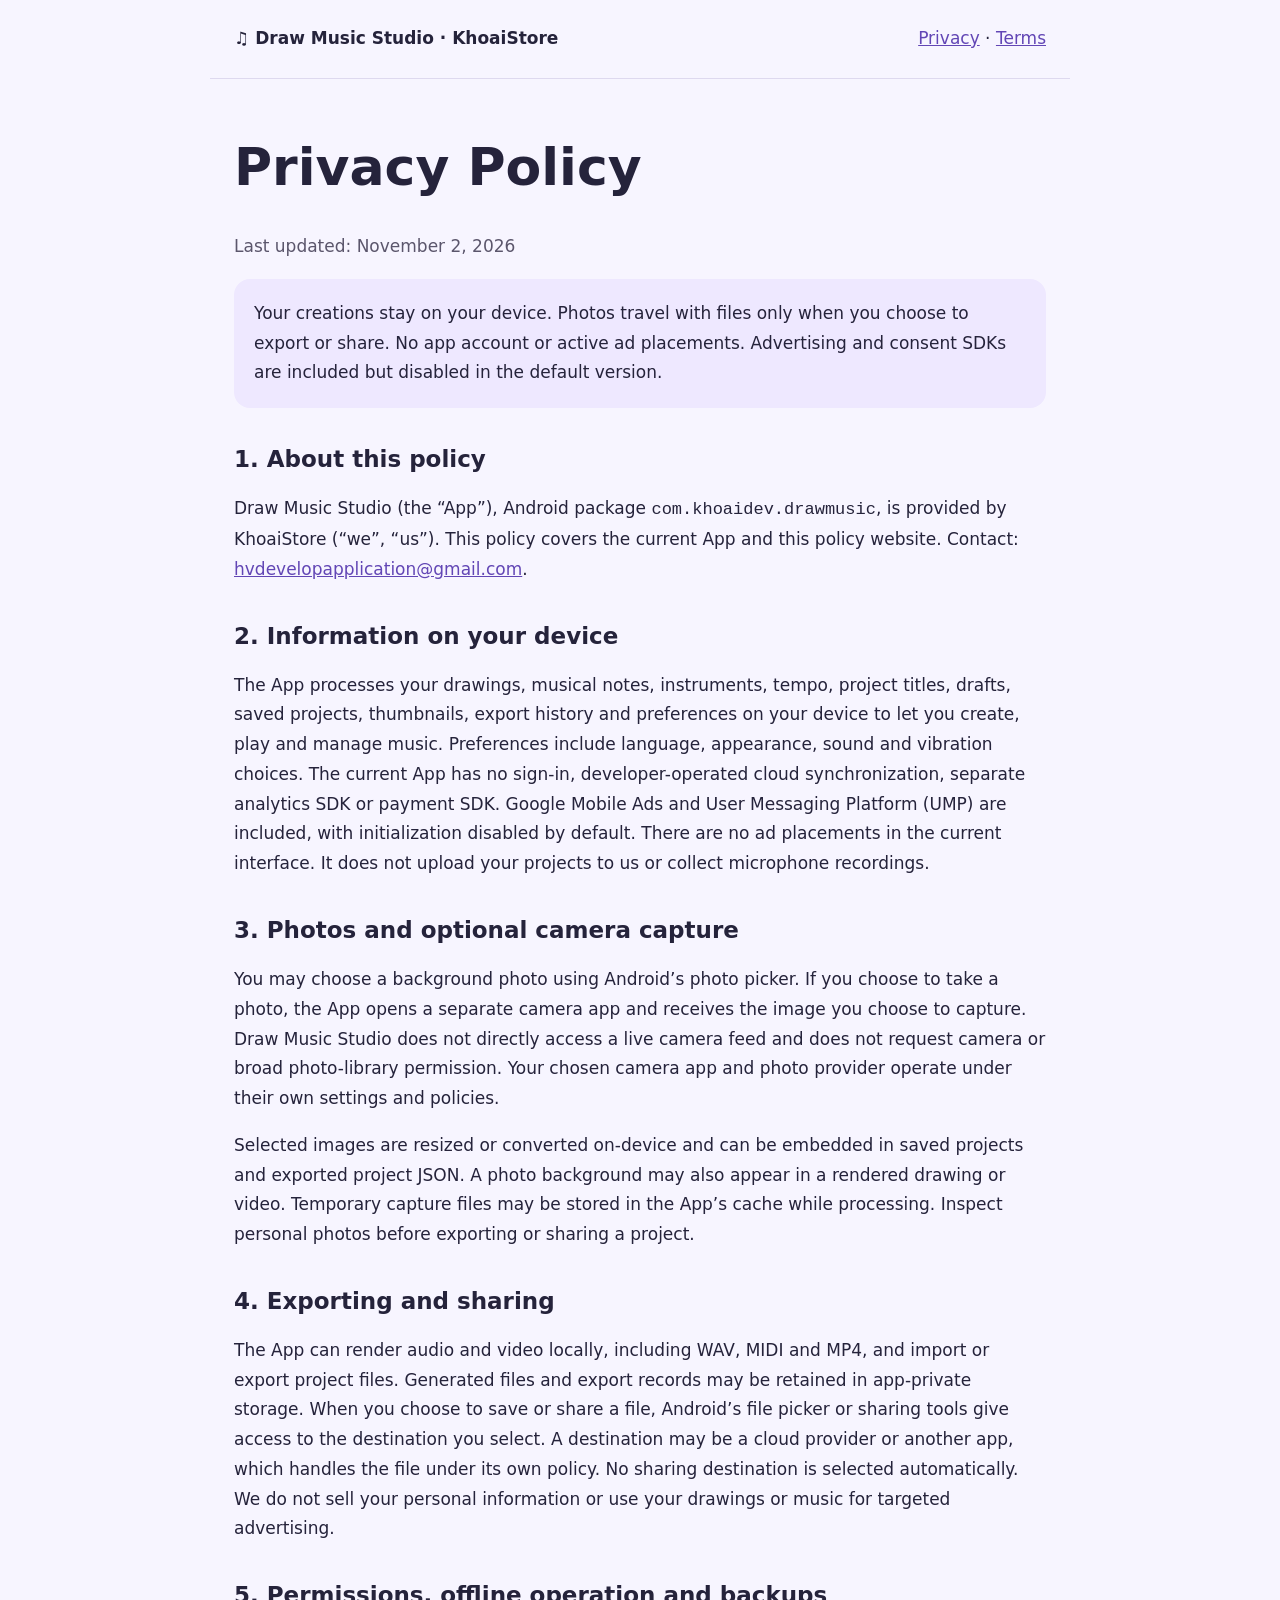
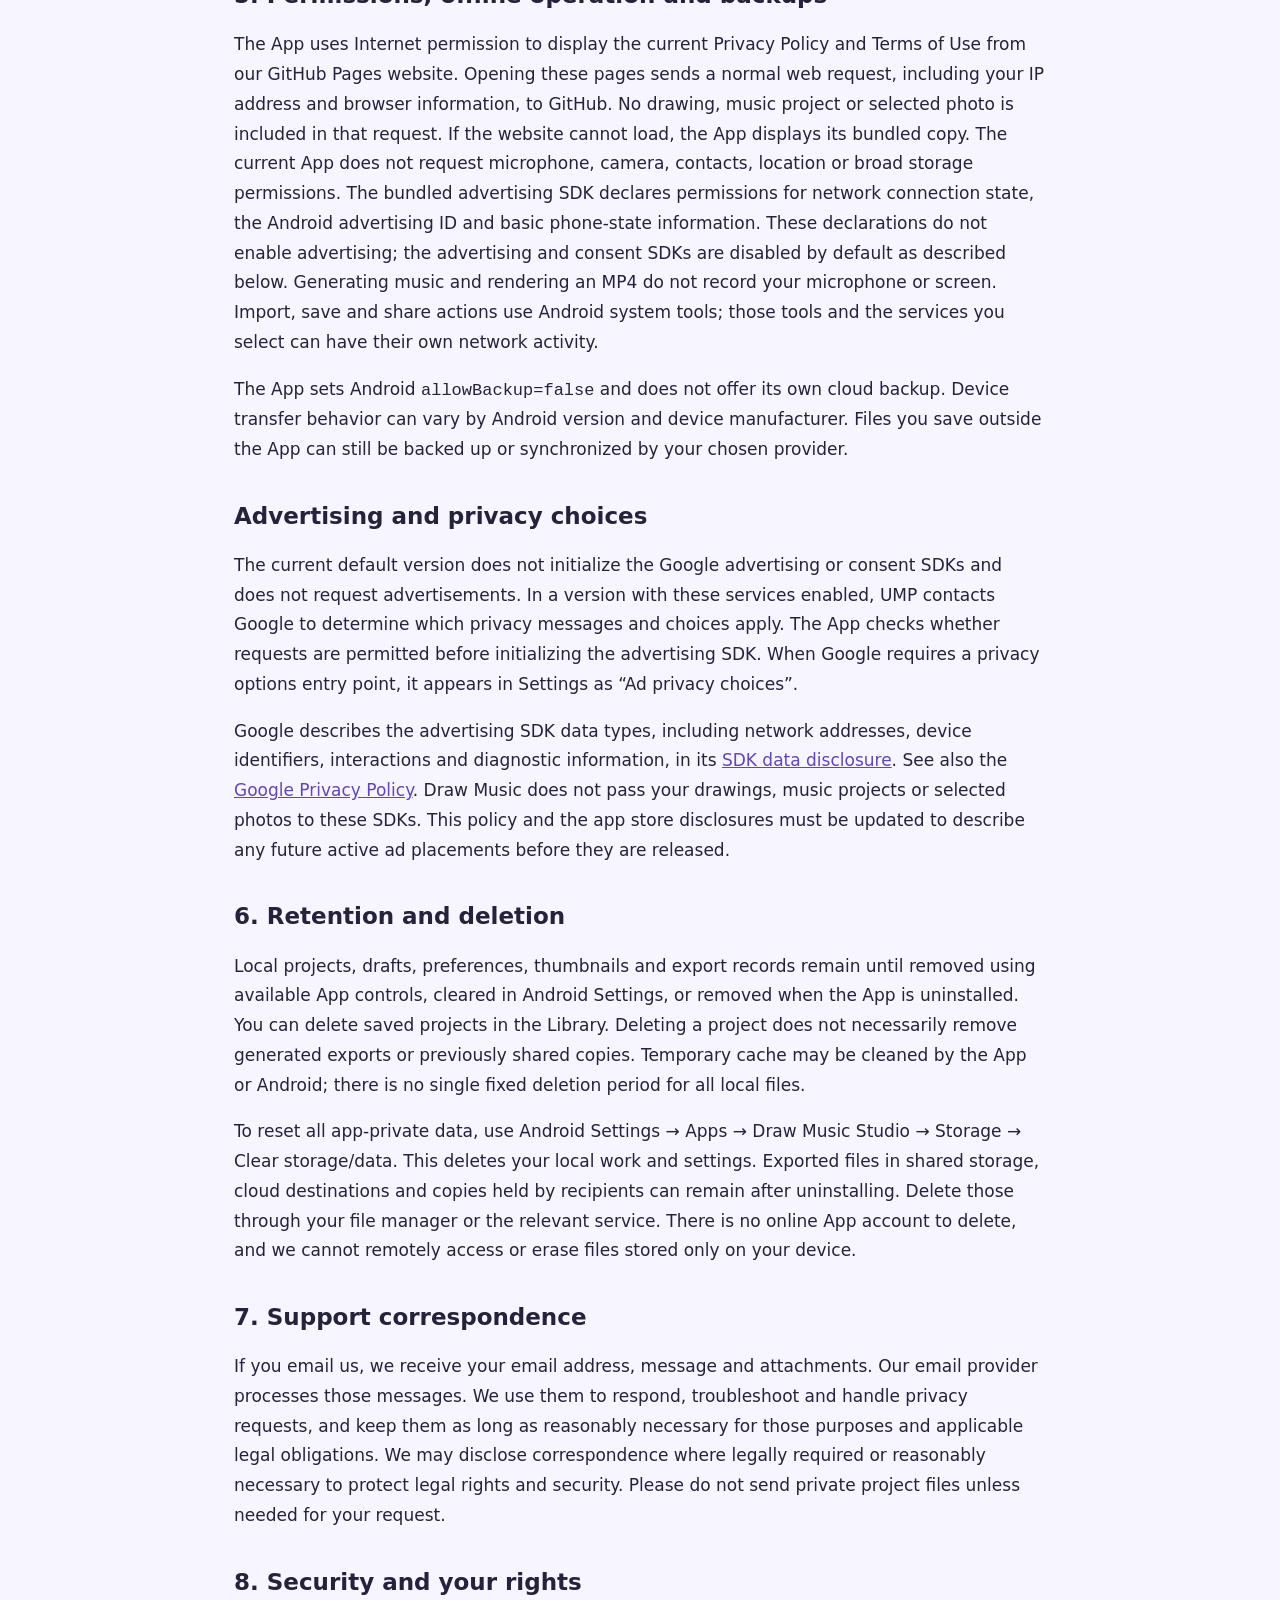
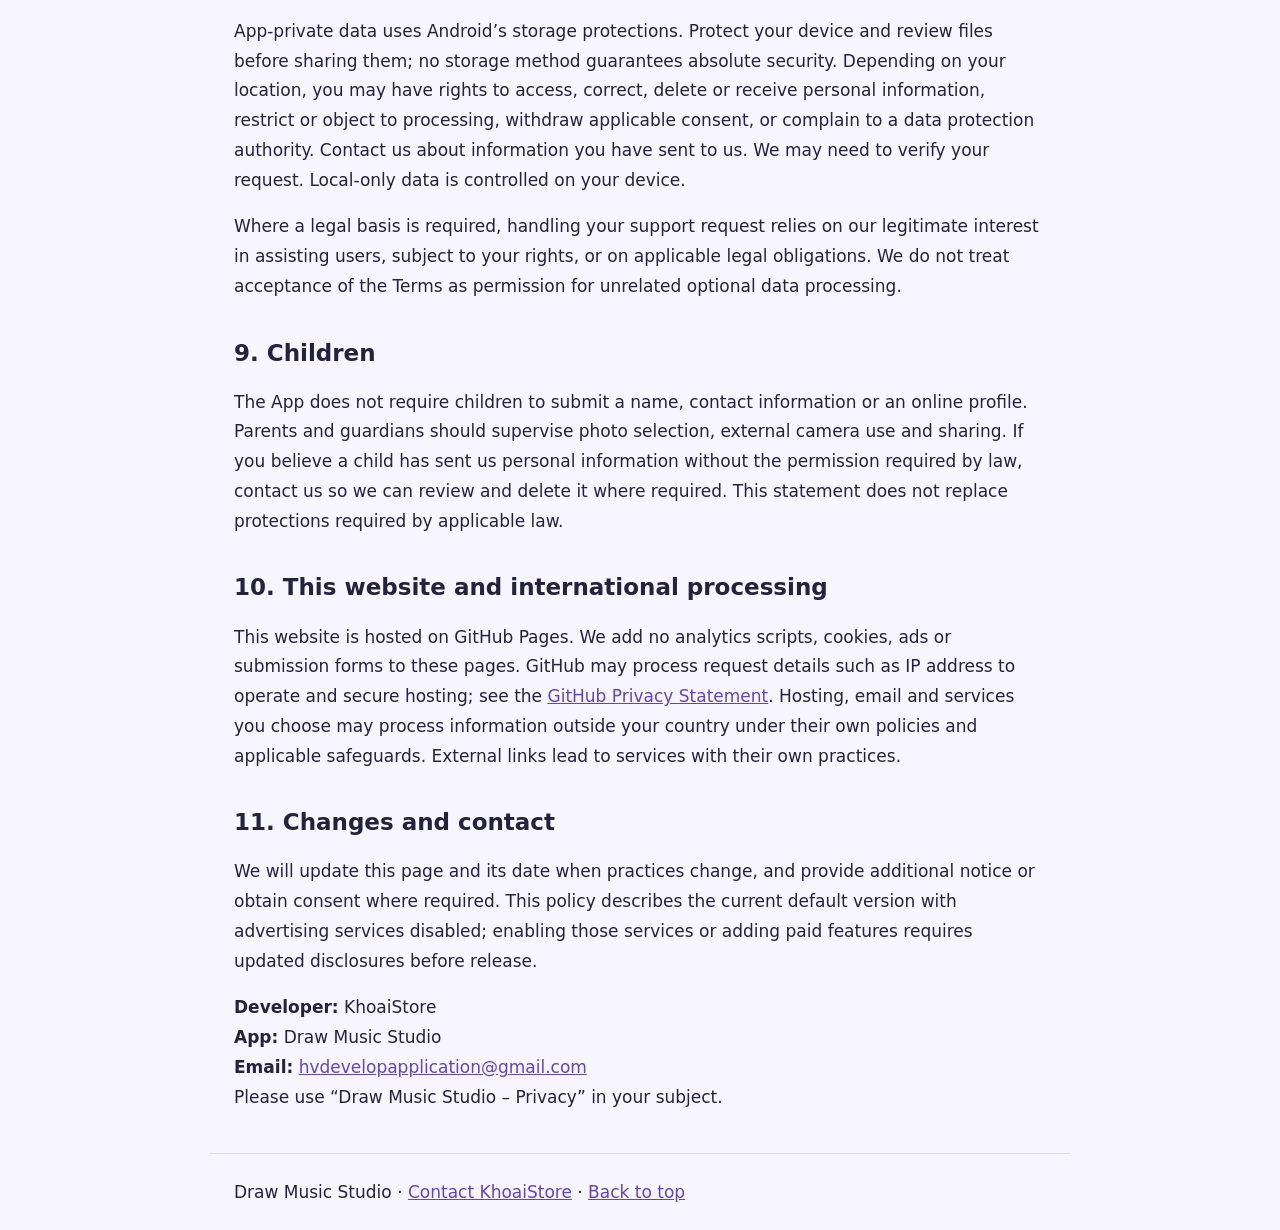
<file: index.html>
<!doctype html>
<html lang="en"><head><meta charset="utf-8"><meta name="viewport" content="width=device-width,initial-scale=1"><meta name="description" content="Privacy Policy for Draw Music Studio by KhoaiStore"><title>Privacy Policy · Draw Music Studio</title><link rel="stylesheet" href="styles.css"></head>
<body><header><strong>♫ Draw Music Studio · KhoaiStore</strong><nav><a href="index.html">Privacy</a> · <a href="terms.html">Terms</a></nav>
</header>
<main id="main"><h1>Privacy Policy</h1><p class="lead">Last updated: <time datetime="2026-11-02">November 2, 2026</time></p><aside class="summary">Your creations stay on your device. Photos travel with files only when you choose to export or share. No app account or active ad placements. Advertising and consent SDKs are included but disabled in the default version.</aside>
<section id="section-1"><h2>1. About this policy</h2><p>Draw Music Studio (the “App”), Android package <code>com.khoaidev.drawmusic</code>, is provided by KhoaiStore (“we”, “us”). This policy covers the current App and this policy website. Contact: <a href="mailto:hvdevelopapplication@gmail.com">hvdevelopapplication@gmail.com</a>.</p></section>
<section id="section-2"><h2>2. Information on your device</h2><p>The App processes your drawings, musical notes, instruments, tempo, project titles, drafts, saved projects, thumbnails, export history and preferences on your device to let you create, play and manage music. Preferences include language, appearance, sound and vibration choices. The current App has no sign-in, developer-operated cloud synchronization, separate analytics SDK or payment SDK. Google Mobile Ads and User Messaging Platform (UMP) are included, with initialization disabled by default. There are no ad placements in the current interface. It does not upload your projects to us or collect microphone recordings.</p></section>
<section id="section-3"><h2>3. Photos and optional camera capture</h2><p>You may choose a background photo using Android’s photo picker. If you choose to take a photo, the App opens a separate camera app and receives the image you choose to capture. Draw Music Studio does not directly access a live camera feed and does not request camera or broad photo-library permission. Your chosen camera app and photo provider operate under their own settings and policies.</p><p>Selected images are resized or converted on-device and can be embedded in saved projects and exported project JSON. A photo background may also appear in a rendered drawing or video. Temporary capture files may be stored in the App’s cache while processing. Inspect personal photos before exporting or sharing a project.</p></section>
<section id="section-4"><h2>4. Exporting and sharing</h2><p>The App can render audio and video locally, including WAV, MIDI and MP4, and import or export project files. Generated files and export records may be retained in app-private storage. When you choose to save or share a file, Android’s file picker or sharing tools give access to the destination you select. A destination may be a cloud provider or another app, which handles the file under its own policy. No sharing destination is selected automatically. We do not sell your personal information or use your drawings or music for targeted advertising.</p></section>
<section id="section-5"><h2>5. Permissions, offline operation and backups</h2><p>The App uses Internet permission to display the current Privacy Policy and Terms of Use from our GitHub Pages website. Opening these pages sends a normal web request, including your IP address and browser information, to GitHub. No drawing, music project or selected photo is included in that request. If the website cannot load, the App displays its bundled copy. The current App does not request microphone, camera, contacts, location or broad storage permissions. The bundled advertising SDK declares permissions for network connection state, the Android advertising ID and basic phone-state information. These declarations do not enable advertising; the advertising and consent SDKs are disabled by default as described below. Generating music and rendering an MP4 do not record your microphone or screen. Import, save and share actions use Android system tools; those tools and the services you select can have their own network activity.</p><p>The App sets Android <code>allowBackup=false</code> and does not offer its own cloud backup. Device transfer behavior can vary by Android version and device manufacturer. Files you save outside the App can still be backed up or synchronized by your chosen provider.</p></section>
<section id="advertising"><h2>Advertising and privacy choices</h2><p>The current default version does not initialize the Google advertising or consent SDKs and does not request advertisements. In a version with these services enabled, UMP contacts Google to determine which privacy messages and choices apply. The App checks whether requests are permitted before initializing the advertising SDK. When Google requires a privacy options entry point, it appears in Settings as “Ad privacy choices”.</p><p>Google describes the advertising SDK data types, including network addresses, device identifiers, interactions and diagnostic information, in its <a href="https://developers.google.com/admob/android/next-gen/privacy/play-data-disclosure">SDK data disclosure</a>. See also the <a href="https://policies.google.com/privacy">Google Privacy Policy</a>. Draw Music does not pass your drawings, music projects or selected photos to these SDKs. This policy and the app store disclosures must be updated to describe any future active ad placements before they are released.</p></section>
<section id="section-6"><h2>6. Retention and deletion</h2><p>Local projects, drafts, preferences, thumbnails and export records remain until removed using available App controls, cleared in Android Settings, or removed when the App is uninstalled. You can delete saved projects in the Library. Deleting a project does not necessarily remove generated exports or previously shared copies. Temporary cache may be cleaned by the App or Android; there is no single fixed deletion period for all local files.</p><p>To reset all app-private data, use Android Settings → Apps → Draw Music Studio → Storage → Clear storage/data. This deletes your local work and settings. Exported files in shared storage, cloud destinations and copies held by recipients can remain after uninstalling. Delete those through your file manager or the relevant service. There is no online App account to delete, and we cannot remotely access or erase files stored only on your device.</p></section>
<section id="section-7"><h2>7. Support correspondence</h2><p>If you email us, we receive your email address, message and attachments. Our email provider processes those messages. We use them to respond, troubleshoot and handle privacy requests, and keep them as long as reasonably necessary for those purposes and applicable legal obligations. We may disclose correspondence where legally required or reasonably necessary to protect legal rights and security. Please do not send private project files unless needed for your request.</p></section>
<section id="section-8"><h2>8. Security and your rights</h2><p>App-private data uses Android’s storage protections. Protect your device and review files before sharing them; no storage method guarantees absolute security. Depending on your location, you may have rights to access, correct, delete or receive personal information, restrict or object to processing, withdraw applicable consent, or complain to a data protection authority. Contact us about information you have sent to us. We may need to verify your request. Local-only data is controlled on your device.</p><p>Where a legal basis is required, handling your support request relies on our legitimate interest in assisting users, subject to your rights, or on applicable legal obligations. We do not treat acceptance of the Terms as permission for unrelated optional data processing.</p></section>
<section id="section-9"><h2>9. Children</h2><p>The App does not require children to submit a name, contact information or an online profile. Parents and guardians should supervise photo selection, external camera use and sharing. If you believe a child has sent us personal information without the permission required by law, contact us so we can review and delete it where required. This statement does not replace protections required by applicable law.</p></section>
<section id="section-10"><h2>10. This website and international processing</h2><p>This website is hosted on GitHub Pages. We add no analytics scripts, cookies, ads or submission forms to these pages. GitHub may process request details such as IP address to operate and secure hosting; see the <a href="https://docs.github.com/en/site-policy/privacy-policies/github-general-privacy-statement">GitHub Privacy Statement</a>. Hosting, email and services you choose may process information outside your country under their own policies and applicable safeguards. External links lead to services with their own practices.</p></section>
<section id="section-11"><h2>11. Changes and contact</h2><p>We will update this page and its date when practices change, and provide additional notice or obtain consent where required. This policy describes the current default version with advertising services disabled; enabling those services or adding paid features requires updated disclosures before release.</p><p><strong>Developer:</strong> KhoaiStore<br><strong>App:</strong> Draw Music Studio<br><strong>Email:</strong> <a href="mailto:hvdevelopapplication@gmail.com">hvdevelopapplication@gmail.com</a><br>Please use “Draw Music Studio – Privacy” in your subject.</p></section>
</main>
<footer>Draw Music Studio · <a href="mailto:hvdevelopapplication@gmail.com">Contact KhoaiStore</a> · <a href="#main">Back to top</a></footer>
</body>
</html>
</file>
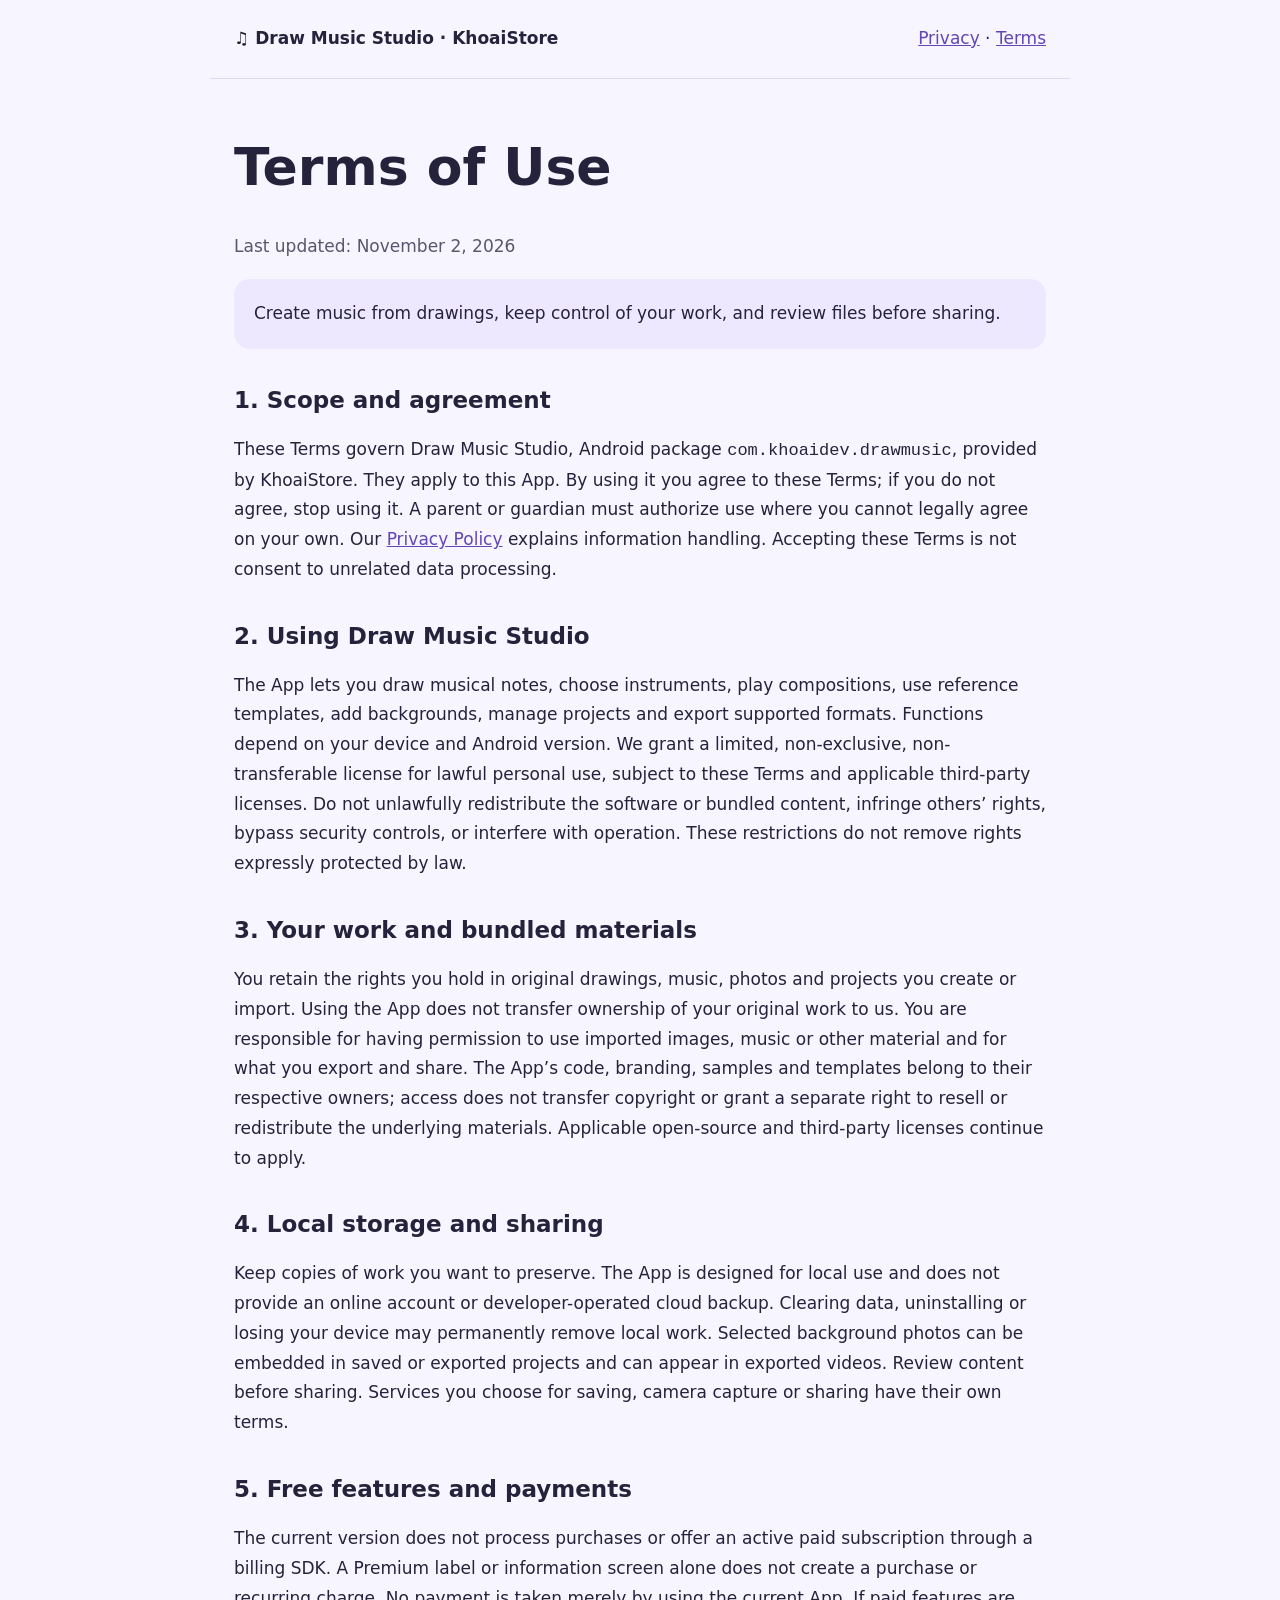
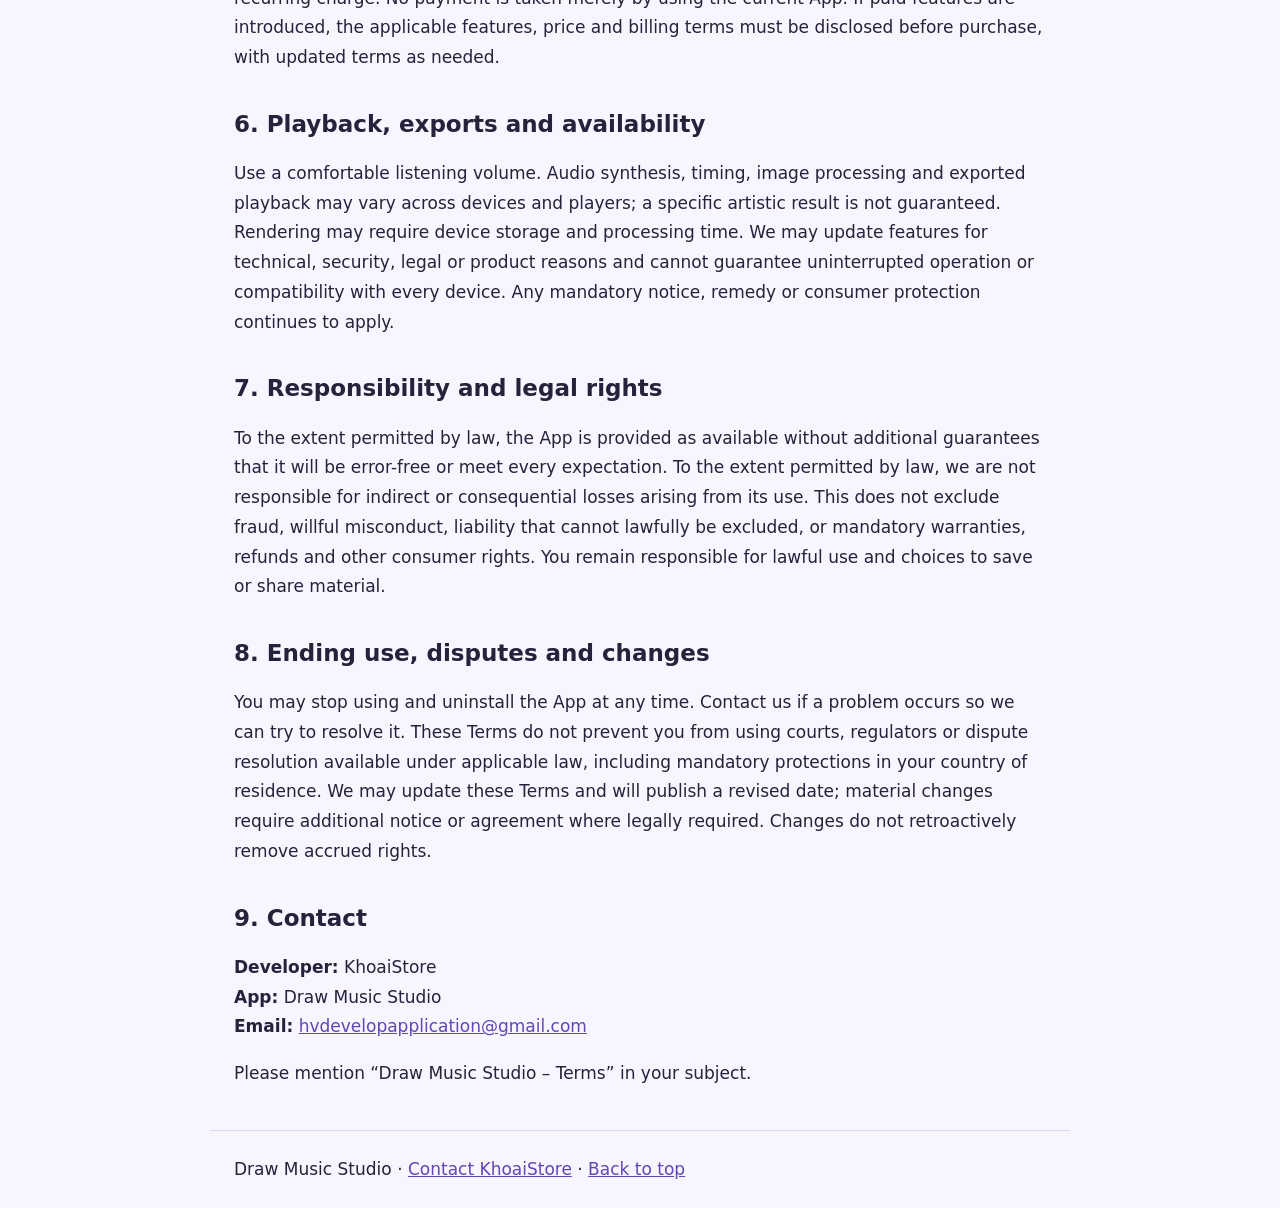
<file: terms.html>
<!doctype html>
<html lang="en"><head><meta charset="utf-8"><meta name="viewport" content="width=device-width,initial-scale=1"><meta name="description" content="Terms of Use for Draw Music Studio by KhoaiStore"><title>Terms of Use · Draw Music Studio</title><link rel="stylesheet" href="styles.css"></head>
<body><header><strong>♫ Draw Music Studio · KhoaiStore</strong><nav><a href="index.html">Privacy</a> · <a href="terms.html">Terms</a></nav>
</header>
<main id="main"><h1>Terms of Use</h1><p class="lead">Last updated: <time datetime="2026-11-02">November 2, 2026</time></p><aside class="summary">Create music from drawings, keep control of your work, and review files before sharing.</aside>
<section id="section-1"><h2>1. Scope and agreement</h2><p>These Terms govern Draw Music Studio, Android package <code>com.khoaidev.drawmusic</code>, provided by KhoaiStore. They apply to this App. By using it you agree to these Terms; if you do not agree, stop using it. A parent or guardian must authorize use where you cannot legally agree on your own. Our <a href="index.html">Privacy Policy</a> explains information handling. Accepting these Terms is not consent to unrelated data processing.</p></section>
<section id="section-2"><h2>2. Using Draw Music Studio</h2><p>The App lets you draw musical notes, choose instruments, play compositions, use reference templates, add backgrounds, manage projects and export supported formats. Functions depend on your device and Android version. We grant a limited, non-exclusive, non-transferable license for lawful personal use, subject to these Terms and applicable third-party licenses. Do not unlawfully redistribute the software or bundled content, infringe others’ rights, bypass security controls, or interfere with operation. These restrictions do not remove rights expressly protected by law.</p></section>
<section id="section-3"><h2>3. Your work and bundled materials</h2><p>You retain the rights you hold in original drawings, music, photos and projects you create or import. Using the App does not transfer ownership of your original work to us. You are responsible for having permission to use imported images, music or other material and for what you export and share. The App’s code, branding, samples and templates belong to their respective owners; access does not transfer copyright or grant a separate right to resell or redistribute the underlying materials. Applicable open-source and third-party licenses continue to apply.</p></section>
<section id="section-4"><h2>4. Local storage and sharing</h2><p>Keep copies of work you want to preserve. The App is designed for local use and does not provide an online account or developer-operated cloud backup. Clearing data, uninstalling or losing your device may permanently remove local work. Selected background photos can be embedded in saved or exported projects and can appear in exported videos. Review content before sharing. Services you choose for saving, camera capture or sharing have their own terms.</p></section>
<section id="section-5"><h2>5. Free features and payments</h2><p>The current version does not process purchases or offer an active paid subscription through a billing SDK. A Premium label or information screen alone does not create a purchase or recurring charge. No payment is taken merely by using the current App. If paid features are introduced, the applicable features, price and billing terms must be disclosed before purchase, with updated terms as needed.</p></section>
<section id="section-6"><h2>6. Playback, exports and availability</h2><p>Use a comfortable listening volume. Audio synthesis, timing, image processing and exported playback may vary across devices and players; a specific artistic result is not guaranteed. Rendering may require device storage and processing time. We may update features for technical, security, legal or product reasons and cannot guarantee uninterrupted operation or compatibility with every device. Any mandatory notice, remedy or consumer protection continues to apply.</p></section>
<section id="section-7"><h2>7. Responsibility and legal rights</h2><p>To the extent permitted by law, the App is provided as available without additional guarantees that it will be error-free or meet every expectation. To the extent permitted by law, we are not responsible for indirect or consequential losses arising from its use. This does not exclude fraud, willful misconduct, liability that cannot lawfully be excluded, or mandatory warranties, refunds and other consumer rights. You remain responsible for lawful use and choices to save or share material.</p></section>
<section id="section-8"><h2>8. Ending use, disputes and changes</h2><p>You may stop using and uninstall the App at any time. Contact us if a problem occurs so we can try to resolve it. These Terms do not prevent you from using courts, regulators or dispute resolution available under applicable law, including mandatory protections in your country of residence. We may update these Terms and will publish a revised date; material changes require additional notice or agreement where legally required. Changes do not retroactively remove accrued rights.</p></section>
<section id="section-9"><h2>9. Contact</h2><p><strong>Developer:</strong> KhoaiStore<br><strong>App:</strong> Draw Music Studio<br><strong>Email:</strong> <a href="mailto:hvdevelopapplication@gmail.com">hvdevelopapplication@gmail.com</a></p><p>Please mention “Draw Music Studio – Terms” in your subject.</p></section>
</main>
<footer>Draw Music Studio · <a href="mailto:hvdevelopapplication@gmail.com">Contact KhoaiStore</a> · <a href="#main">Back to top</a></footer>
</body>
</html>
</file>
<file: styles.css>
*{box-sizing:border-box}html{scroll-behavior:smooth}body{margin:0;background:#f7f5ff;color:#25233b;font:17px/1.75 system-ui,sans-serif}header,main,footer{max-width:860px;margin:auto;padding:24px}header{display:flex;justify-content:space-between;gap:20px;border-bottom:1px solid #ded9ef}a{color:#6246b5}h1{font-size:clamp(32px,6vw,52px);line-height:1.15}h2{font-size:23px;line-height:1.35;margin-top:36px}.lead{color:#5b566c}.summary{background:#eee8ff;border-radius:16px;padding:20px}footer{border-top:1px solid #ded9ef}code{overflow-wrap:anywhere}a:focus-visible{outline:3px solid #6246b5;outline-offset:4px}@media(max-width:500px){header{display:block}body{font-size:16px}}
</file>
